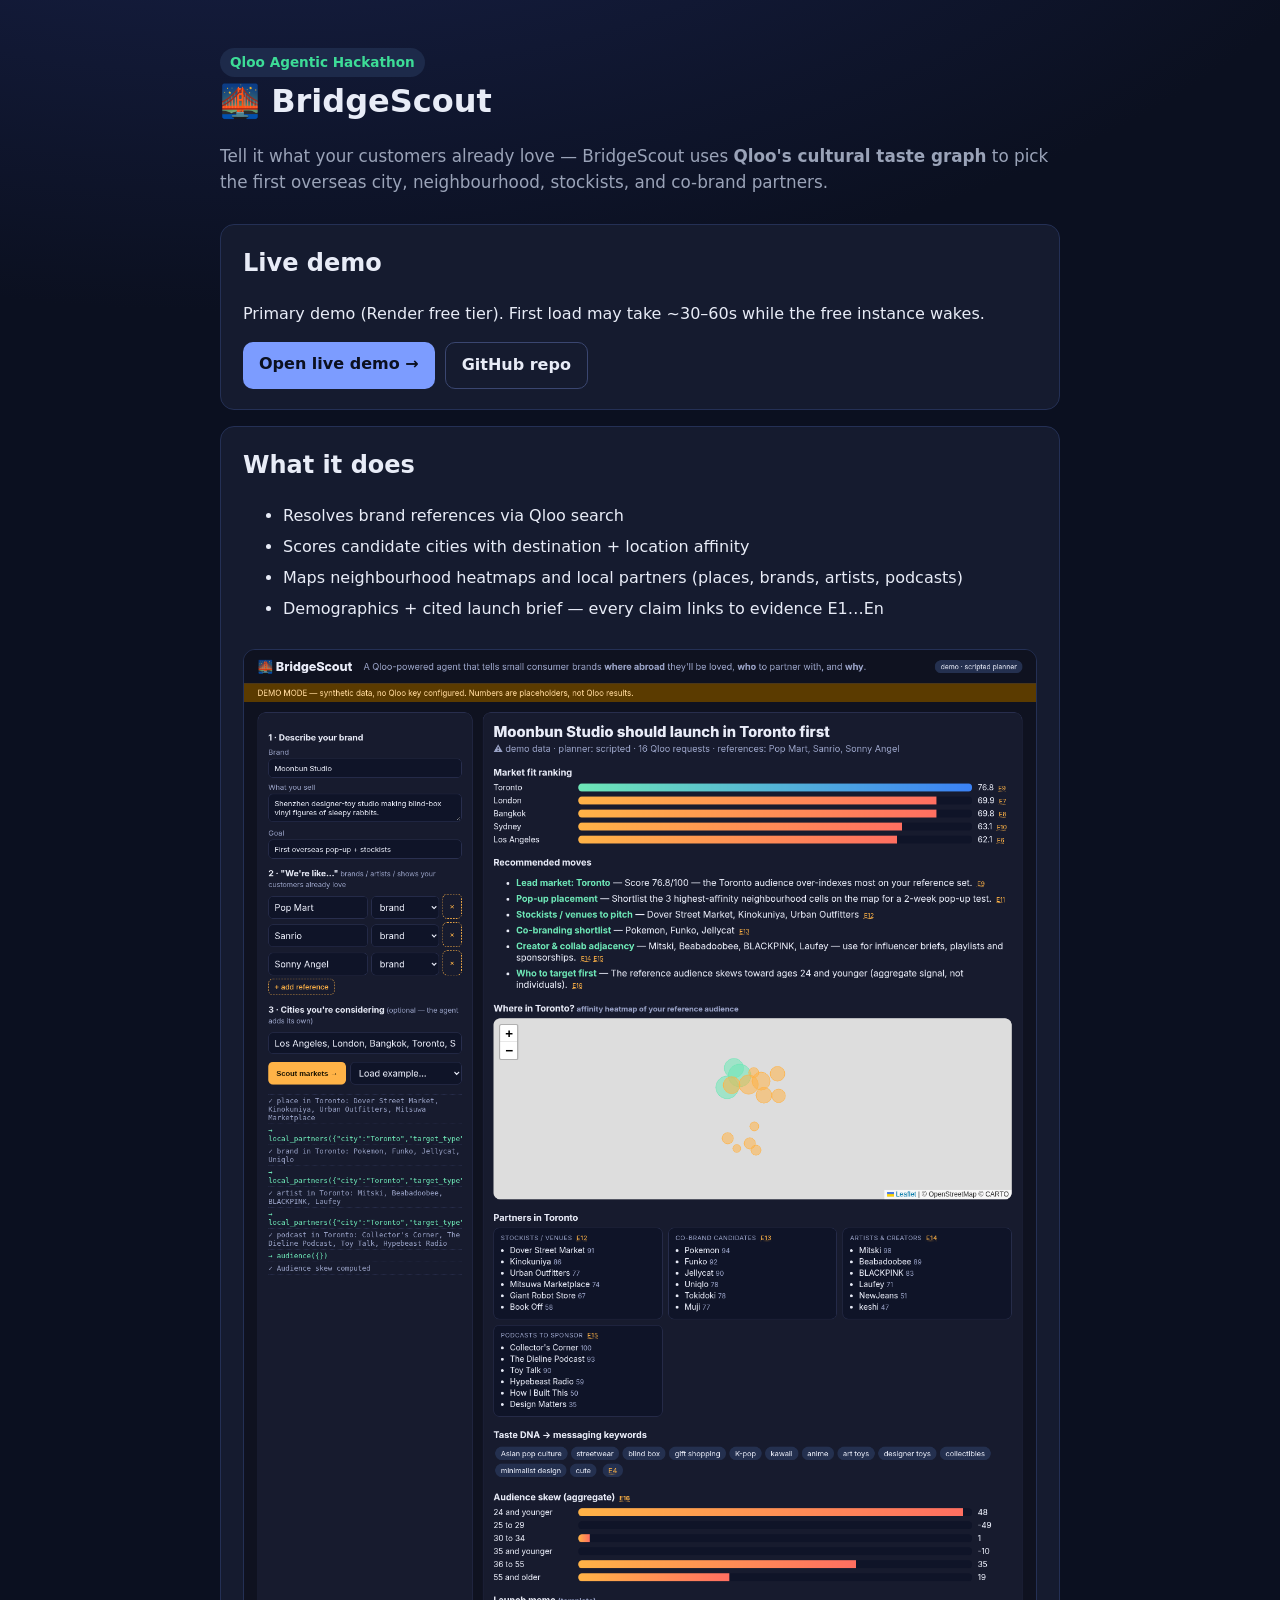
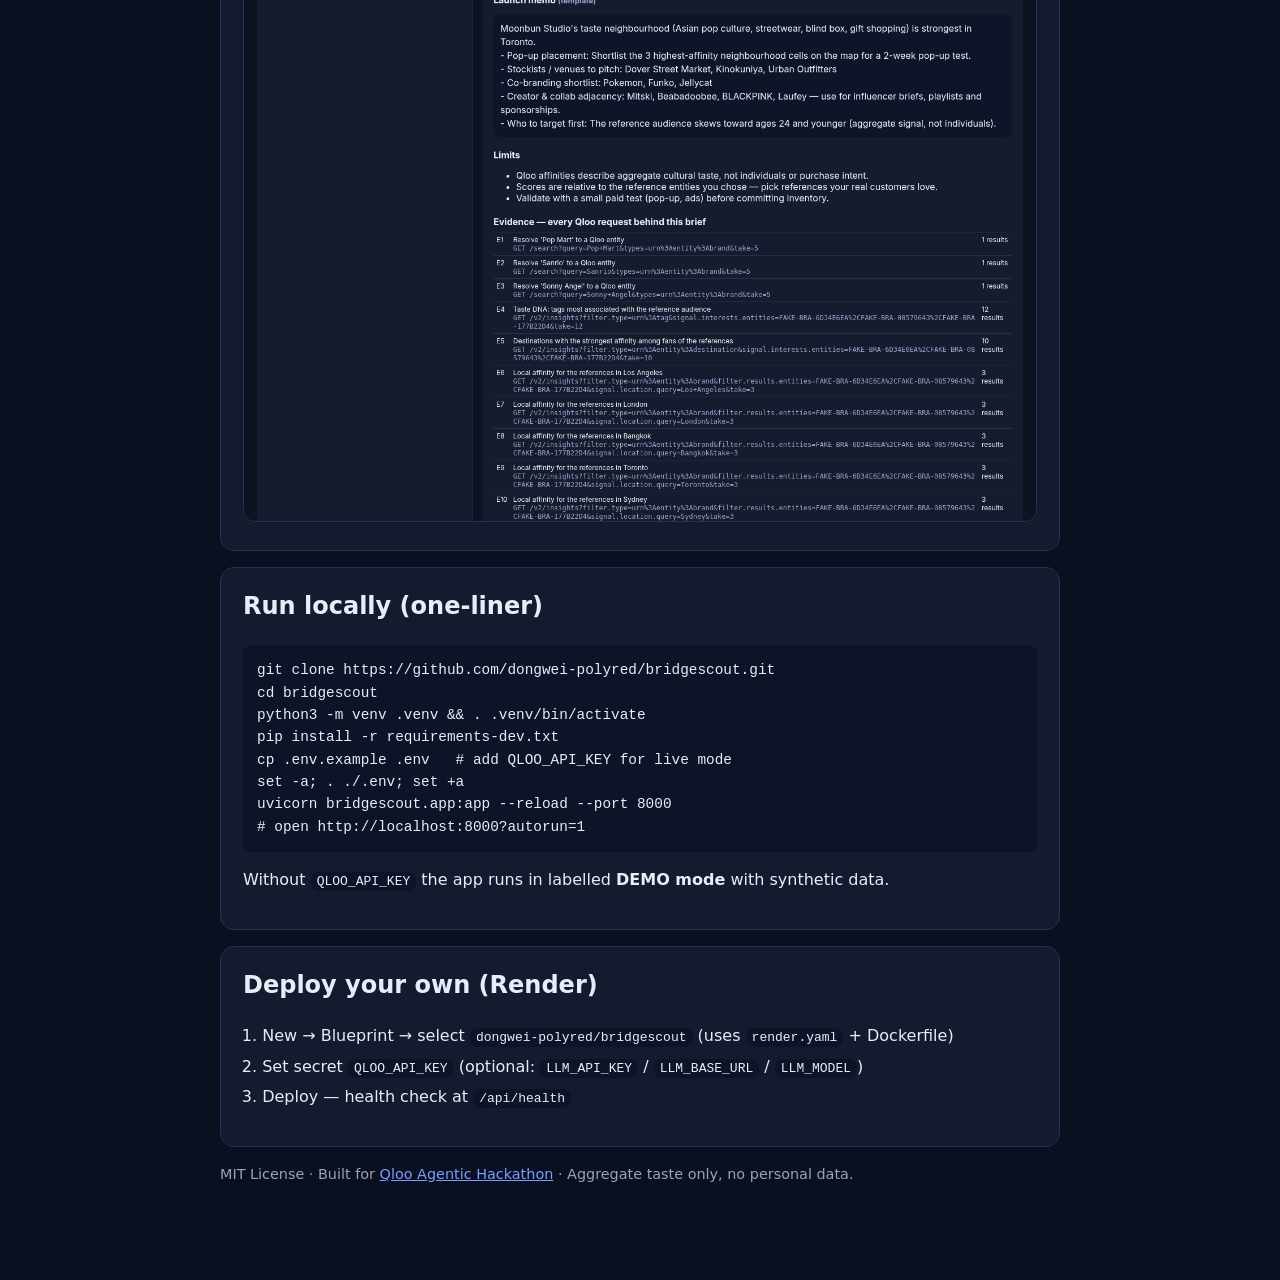
<file: docs/index.html>
<!doctype html>
<html lang="en">
<head>
  <meta charset="utf-8" />
  <meta name="viewport" content="width=device-width, initial-scale=1" />
  <title>BridgeScout — Qloo-powered go-global agent</title>
  <style>
    :root { --bg:#0b1020; --card:#151b2f; --fg:#e8ecf7; --muted:#9aa3b8; --accent:#7c9cff; --ok:#3ddc97; }
    * { box-sizing: border-box; }
    body { margin:0; font-family: ui-sans-serif, system-ui, -apple-system, Segoe UI, Roboto, sans-serif; background:radial-gradient(1200px 600px at 20% -10%, #1a2450, var(--bg)); color:var(--fg); line-height:1.55; }
    main { max-width:880px; margin:0 auto; padding:48px 20px 80px; }
    h1 { font-size:2rem; margin:0 0 8px; }
    .tag { color:var(--muted); font-size:1.05rem; margin-bottom:28px; }
    .card { background:var(--card); border:1px solid #243055; border-radius:14px; padding:20px 22px; margin:16px 0; }
    a { color:var(--accent); }
    .row { display:flex; flex-wrap:wrap; gap:10px; margin-top:14px; }
    .btn { display:inline-block; background:var(--accent); color:#0b1020; text-decoration:none; font-weight:700; padding:10px 16px; border-radius:10px; }
    .btn.ghost { background:transparent; color:var(--fg); border:1px solid #3a4670; }
    code, pre { background:#0d1428; border-radius:8px; }
    code { padding:2px 6px; }
    pre { padding:14px; overflow:auto; font-size:0.9rem; }
    img { max-width:100%; border-radius:12px; border:1px solid #243055; margin-top:12px; }
    .pill { display:inline-block; background:#1d2a4a; color:var(--ok); padding:4px 10px; border-radius:999px; font-size:0.85rem; font-weight:600; }
    ol { padding-left:1.2rem; }
    li { margin:6px 0; }
  </style>
</head>
<body>
<main>
  <span class="pill">Qloo Agentic Hackathon</span>
  <h1>🌉 BridgeScout</h1>
  <p class="tag">Tell it what your customers already love — BridgeScout uses <b>Qloo's cultural taste graph</b> to pick the first overseas city, neighbourhood, stockists, and co-brand partners.</p>

  <div class="card">
    <h2 style="margin-top:0">Live demo</h2>
    <p id="demo-status">Primary demo (Render free tier). First load may take ~30–60s while the free instance wakes.</p>
    <div class="row">
      <a class="btn" id="demo-link" href="https://bridgescout.onrender.com">Open live demo →</a>
      <a class="btn ghost" href="https://github.com/dongwei-polyred/bridgescout">GitHub repo</a>
    </div>
  </div>

  <div class="card">
    <h2 style="margin-top:0">What it does</h2>
    <ul>
      <li>Resolves brand references via Qloo search</li>
      <li>Scores candidate cities with destination + location affinity</li>
      <li>Maps neighbourhood heatmaps and local partners (places, brands, artists, podcasts)</li>
      <li>Demographics + cited launch brief — every claim links to evidence E1…En</li>
    </ul>
    <img src="screenshot-demo.png" alt="BridgeScout demo screenshot" />
  </div>

  <div class="card">
    <h2 style="margin-top:0">Run locally (one-liner)</h2>
    <pre>git clone https://github.com/dongwei-polyred/bridgescout.git
cd bridgescout
python3 -m venv .venv && . .venv/bin/activate
pip install -r requirements-dev.txt
cp .env.example .env   # add QLOO_API_KEY for live mode
set -a; . ./.env; set +a
uvicorn bridgescout.app:app --reload --port 8000
# open http://localhost:8000?autorun=1</pre>
    <p>Without <code>QLOO_API_KEY</code> the app runs in labelled <b>DEMO mode</b> with synthetic data.</p>
  </div>

  <div class="card">
    <h2 style="margin-top:0">Deploy your own (Render)</h2>
    <ol>
      <li>New → Blueprint → select <code>dongwei-polyred/bridgescout</code> (uses <code>render.yaml</code> + Dockerfile)</li>
      <li>Set secret <code>QLOO_API_KEY</code> (optional: <code>LLM_API_KEY</code> / <code>LLM_BASE_URL</code> / <code>LLM_MODEL</code>)</li>
      <li>Deploy — health check at <code>/api/health</code></li>
    </ol>
  </div>

  <p style="color:var(--muted);font-size:0.9rem">MIT License · Built for <a href="https://qloo.devpost.com/">Qloo Agentic Hackathon</a> · Aggregate taste only, no personal data.</p>
</main>
</body>
</html>
</file>
